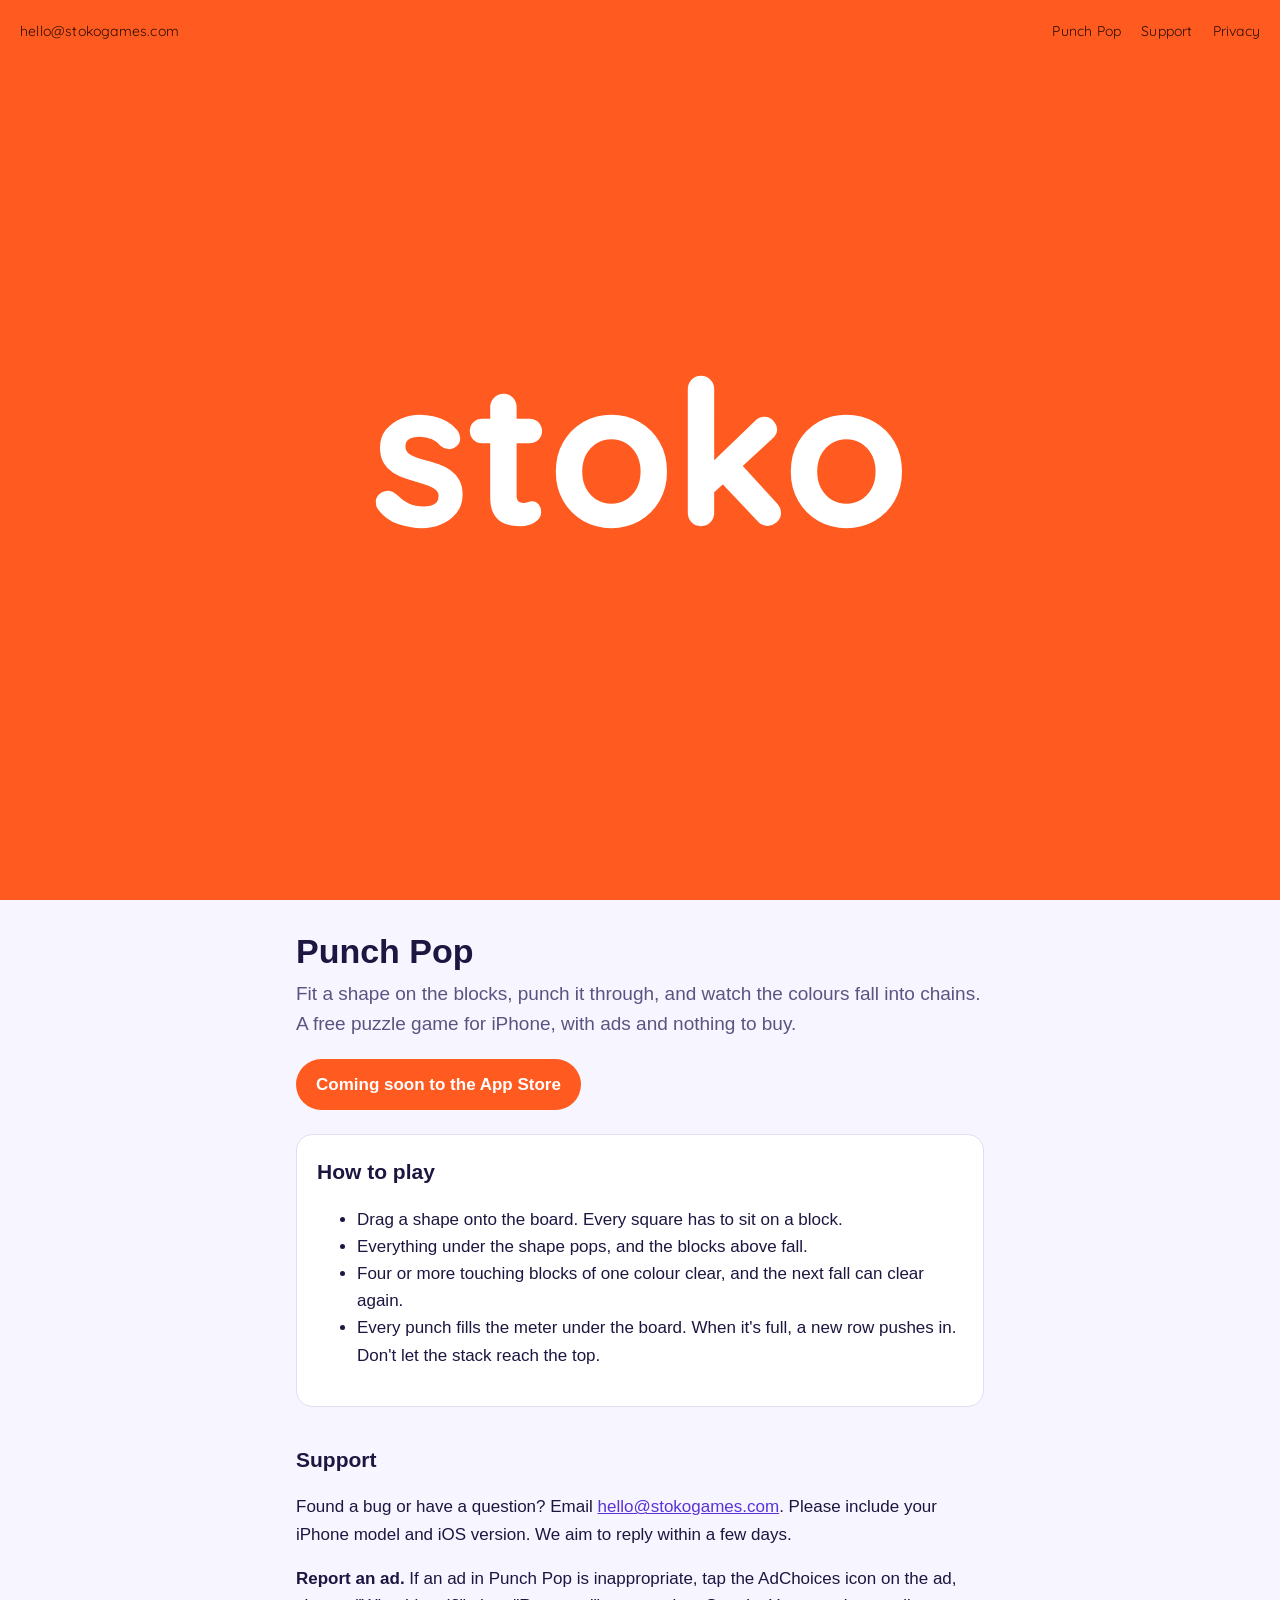
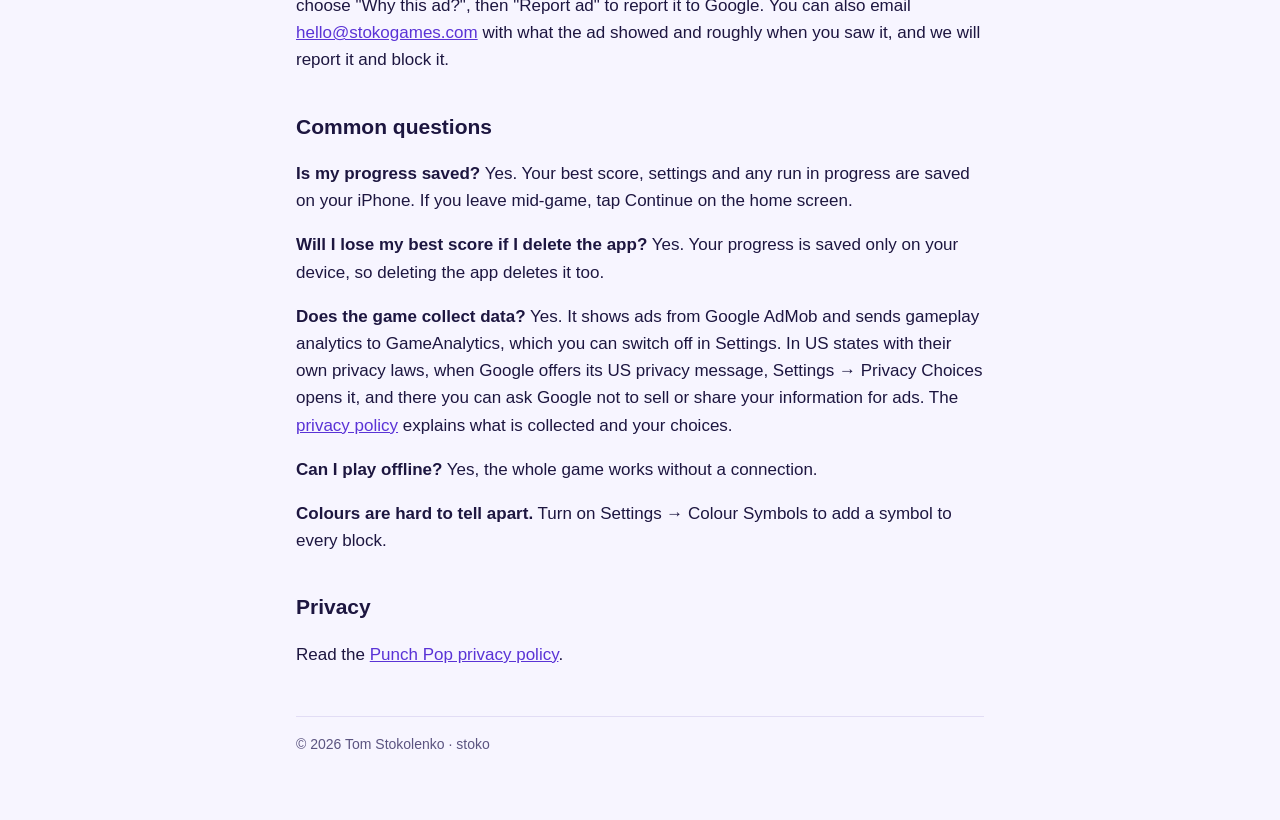
<file: index.html>
<!doctype html>
<html lang="en-GB">
<head>
<meta charset="utf-8">
<meta name="viewport" content="width=device-width, initial-scale=1">
<title>Punch Pop · stoko</title>
<meta name="description" content="Punch Pop is a colour block puzzle for iPhone. Fit a shape on the blocks, punch it through and set off colour chains.">
<link rel="stylesheet" href="style.css">
<link rel="icon" href="favicon.svg" type="image/svg+xml">
<link rel="icon" href="favicon-32.png" type="image/png" sizes="32x32">
<link rel="apple-touch-icon" href="apple-touch-icon.png">
<meta name="theme-color" content="#ff5a1f">
</head>
<body>
<div class="splash">
  <header class="bar">
    <a href="mailto:hello@stokogames.com">hello@stokogames.com</a>
    <nav aria-label="Site">
      <a href="#game">Punch Pop</a>
      <a href="#support">Support</a>
      <a href="privacy.html">Privacy</a>
    </nav>
  </header>
  <div class="word-wrap"><p class="word">stoko</p></div>
</div>
<main>
  <section id="game">
  <h1>Punch Pop</h1>
  <p class="lede">Fit a shape on the blocks, punch it through, and watch the colours fall into chains. A free puzzle game for iPhone, with ads and nothing to buy.</p>

  <p><span class="button">Coming soon to the App Store</span></p>

  <div class="card">
    <h2 style="margin-top:0">How to play</h2>
    <ul>
      <li>Drag a shape onto the board. Every square has to sit on a block.</li>
      <li>Everything under the shape pops, and the blocks above fall.</li>
      <li>Four or more touching blocks of one colour clear, and the next fall can clear again.</li>
      <li>Every punch fills the meter under the board. When it's full, a new row pushes in. Don't let the stack reach the top.</li>
    </ul>
  </div>

  </section>

  <section id="support">
  <h2>Support</h2>
  <p>Found a bug or have a question? Email <a href="mailto:hello@stokogames.com">hello@stokogames.com</a>. Please include your iPhone model and iOS version. We aim to reply within a few days.</p>
  <p><strong>Report an ad.</strong> If an ad in Punch Pop is inappropriate, tap the AdChoices icon on the ad, choose "Why this ad?", then "Report ad" to report it to Google. You can also email <a href="mailto:hello@stokogames.com">hello@stokogames.com</a> with what the ad showed and roughly when you saw it, and we will report it and block it.</p>

  </section>

  <h2>Common questions</h2>
  <p><strong>Is my progress saved?</strong> Yes. Your best score, settings and any run in progress are saved on your iPhone. If you leave mid-game, tap Continue on the home screen.</p>
  <p><strong>Will I lose my best score if I delete the app?</strong> Yes. Your progress is saved only on your device, so deleting the app deletes it too.</p>
  <p><strong>Does the game collect data?</strong> Yes. It shows ads from Google AdMob and sends gameplay analytics to GameAnalytics, which you can switch off in Settings. In US states with their own privacy laws, when Google offers its US privacy message, Settings → Privacy Choices opens it, and there you can ask Google not to sell or share your information for ads. The <a href="privacy.html">privacy policy</a> explains what is collected and your choices.</p>
  <p><strong>Can I play offline?</strong> Yes, the whole game works without a connection.</p>
  <p><strong>Colours are hard to tell apart.</strong> Turn on Settings → Colour Symbols to add a symbol to every block.</p>

  <h2>Privacy</h2>
  <p>Read the <a href="privacy.html">Punch Pop privacy policy</a>.</p>

  <footer>© 2026 Tom Stokolenko · stoko</footer>
</main>
</body>
</html>
</file>
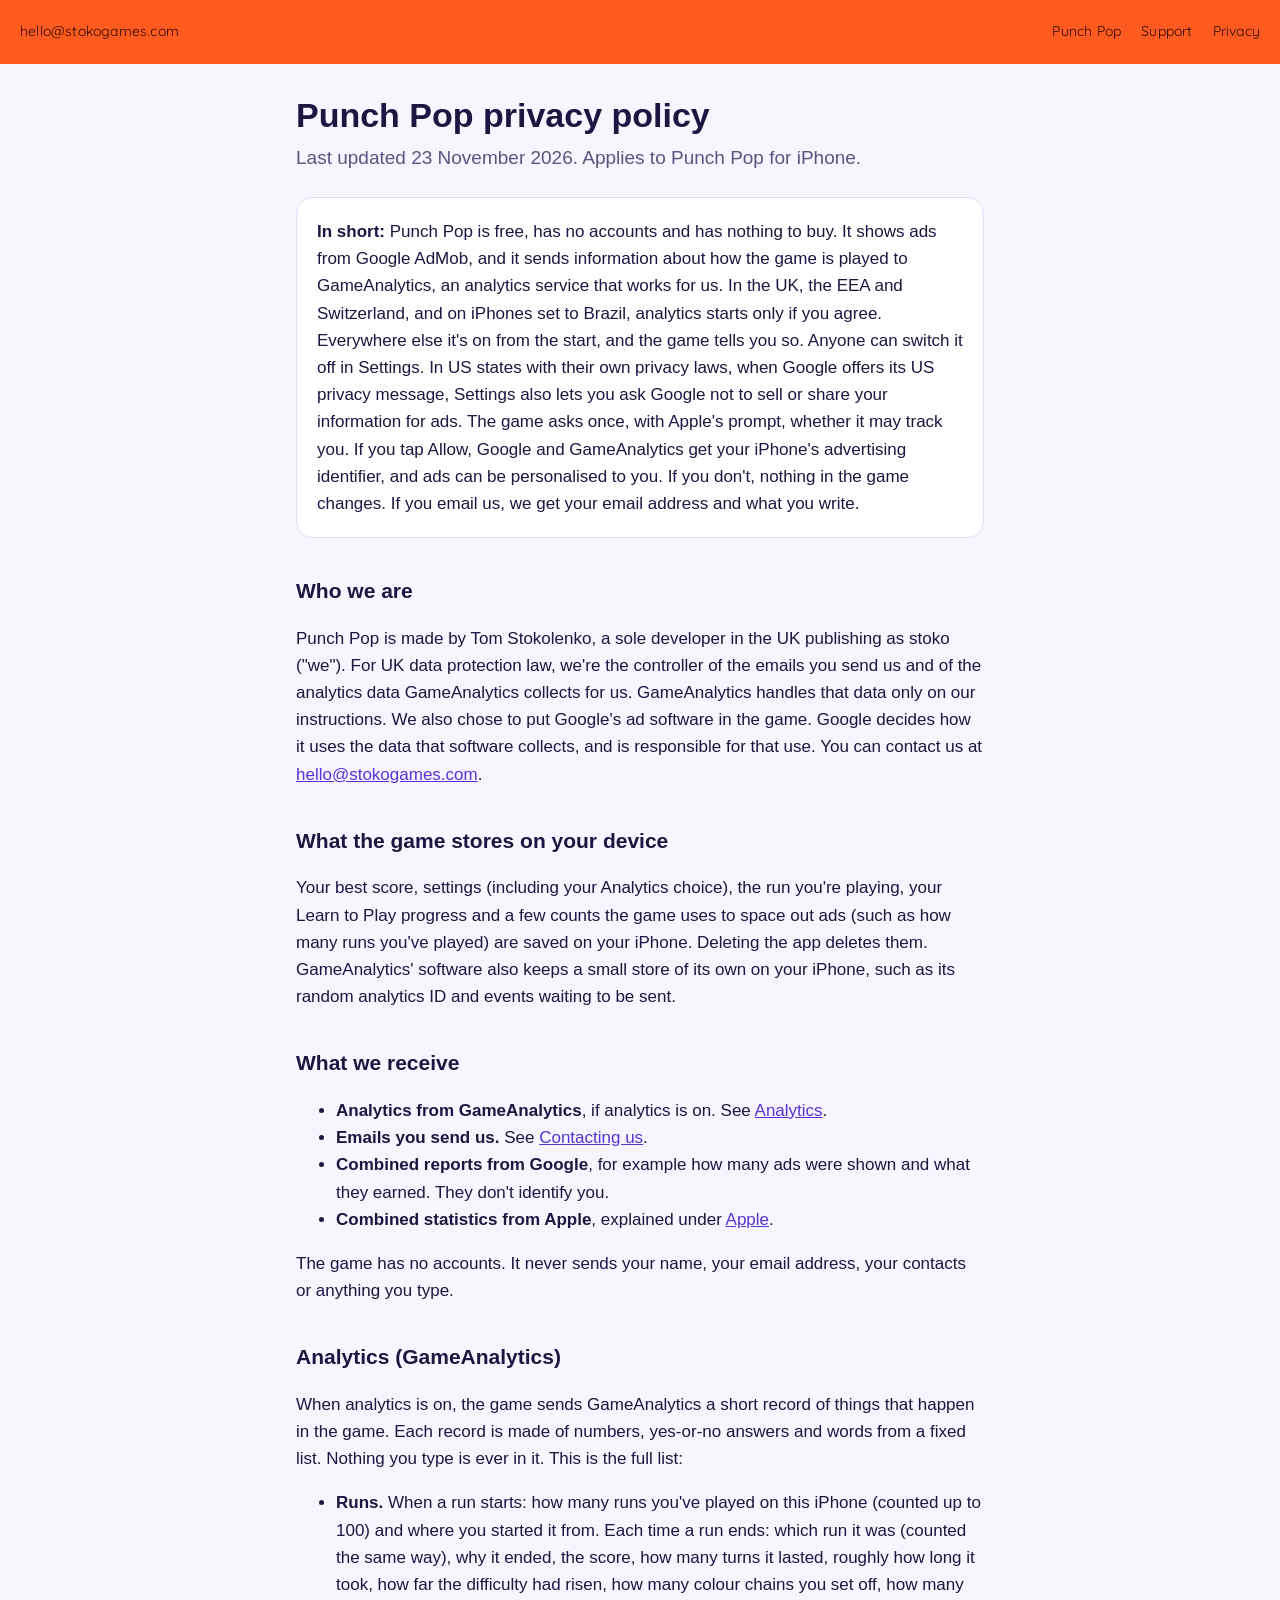
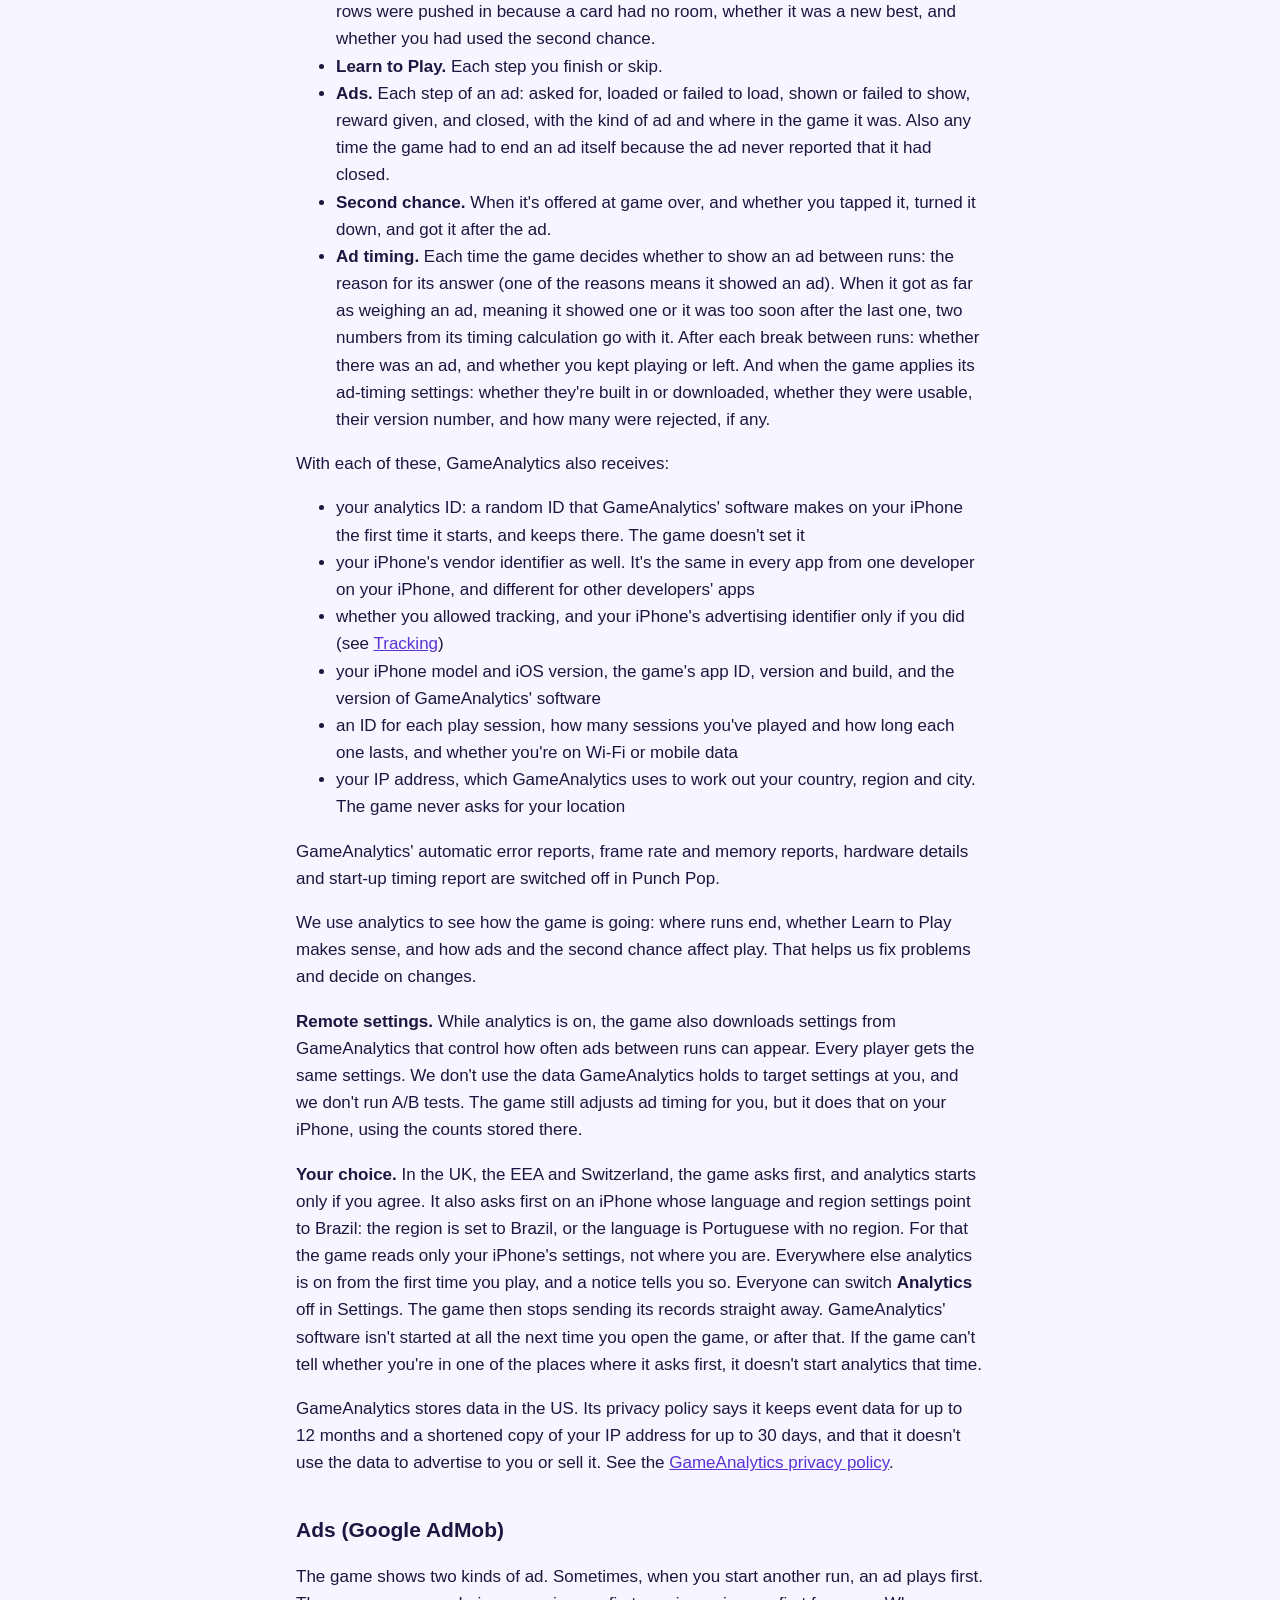
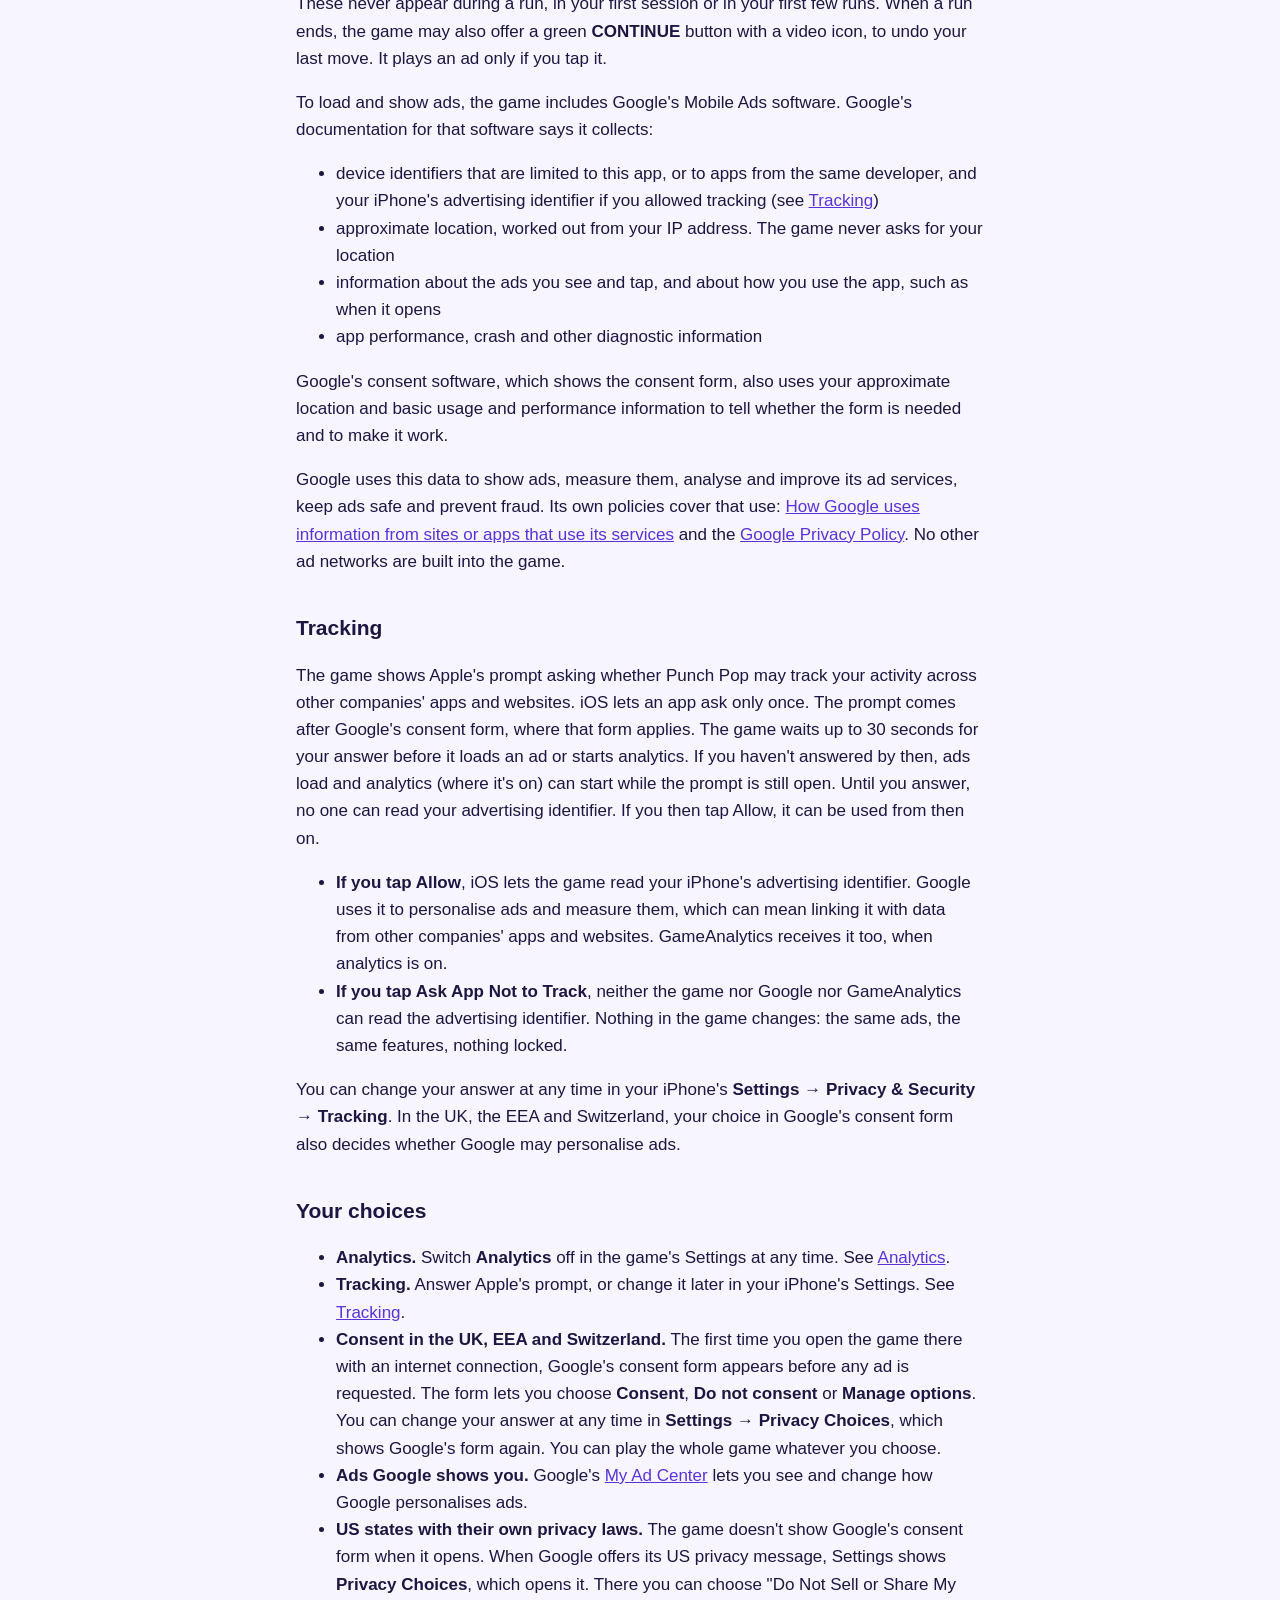
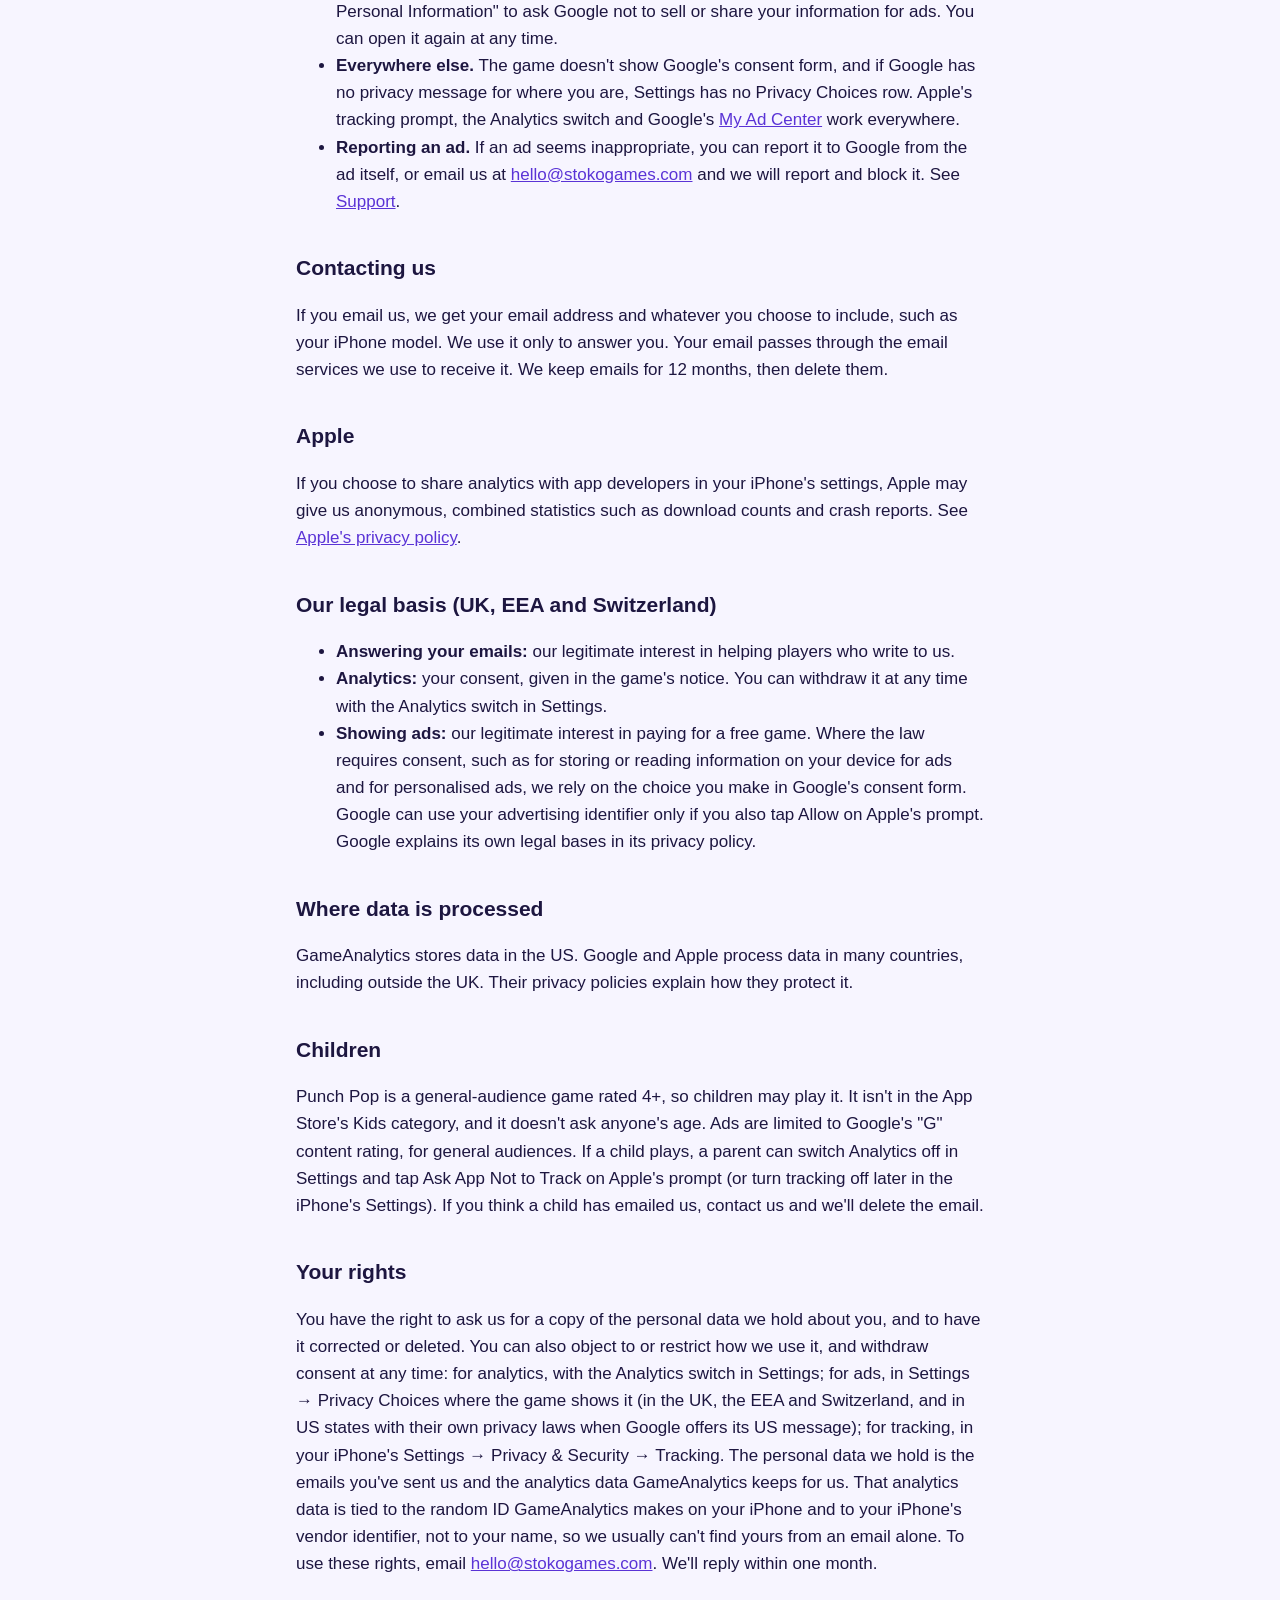
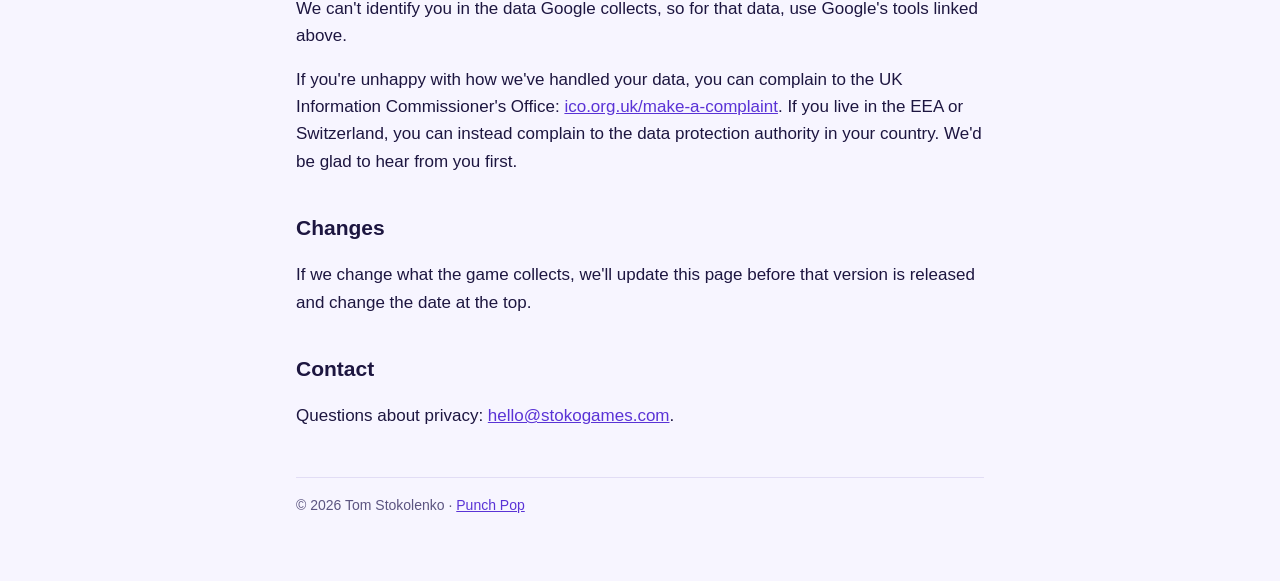
<file: privacy.html>
<!doctype html>
<html lang="en-GB">
<head>
<meta charset="utf-8">
<meta name="viewport" content="width=device-width, initial-scale=1">
<title>Punch Pop Privacy Policy</title>
<link rel="stylesheet" href="style.css">
<link rel="icon" href="favicon.svg" type="image/svg+xml">
<link rel="icon" href="favicon-32.png" type="image/png" sizes="32x32">
<link rel="apple-touch-icon" href="apple-touch-icon.png">
</head>
<body>
<header class="bar">
  <a href="mailto:hello@stokogames.com">hello@stokogames.com</a>
  <nav aria-label="Site">
    <a href="index.html#game">Punch Pop</a>
    <a href="index.html#support">Support</a>
    <a href="privacy.html">Privacy</a>
  </nav>
</header>
<main>
  <h1>Punch Pop privacy policy</h1>
  <p class="lede">Last updated 23 November 2026. Applies to Punch Pop for iPhone.</p>

  <div class="card">
    <strong>In short:</strong> Punch Pop is free, has no accounts and has nothing to buy. It shows ads from Google AdMob, and it sends information about how the game is played to GameAnalytics, an analytics service that works for us. In the UK, the EEA and Switzerland, and on iPhones set to Brazil, analytics starts only if you agree. Everywhere else it's on from the start, and the game tells you so. Anyone can switch it off in Settings. In US states with their own privacy laws, when Google offers its US privacy message, Settings also lets you ask Google not to sell or share your information for ads. The game asks once, with Apple's prompt, whether it may track you. If you tap Allow, Google and GameAnalytics get your iPhone's advertising identifier, and ads can be personalised to you. If you don't, nothing in the game changes. If you email us, we get your email address and what you write.
  </div>

  <h2>Who we are</h2>
  <p>Punch Pop is made by Tom Stokolenko, a sole developer in the UK publishing as stoko ("we"). For UK data protection law, we're the controller of the emails you send us and of the analytics data GameAnalytics collects for us. GameAnalytics handles that data only on our instructions. We also chose to put Google's ad software in the game. Google decides how it uses the data that software collects, and is responsible for that use. You can contact us at <a href="mailto:hello@stokogames.com">hello@stokogames.com</a>.</p>

  <h2>What the game stores on your device</h2>
  <p>Your best score, settings (including your Analytics choice), the run you're playing, your Learn to Play progress and a few counts the game uses to space out ads (such as how many runs you've played) are saved on your iPhone. Deleting the app deletes them. GameAnalytics' software also keeps a small store of its own on your iPhone, such as its random analytics ID and events waiting to be sent.</p>

  <h2>What we receive</h2>
  <ul>
    <li><strong>Analytics from GameAnalytics</strong>, if analytics is on. See <a href="#analytics">Analytics</a>.</li>
    <li><strong>Emails you send us.</strong> See <a href="#contacting-us">Contacting us</a>.</li>
    <li><strong>Combined reports from Google</strong>, for example how many ads were shown and what they earned. They don't identify you.</li>
    <li><strong>Combined statistics from Apple</strong>, explained under <a href="#apple">Apple</a>.</li>
  </ul>
  <p>The game has no accounts. It never sends your name, your email address, your contacts or anything you type.</p>

  <h2 id="analytics">Analytics (GameAnalytics)</h2>
  <p>When analytics is on, the game sends GameAnalytics a short record of things that happen in the game. Each record is made of numbers, yes-or-no answers and words from a fixed list. Nothing you type is ever in it. This is the full list:</p>
  <ul>
    <li><strong>Runs.</strong> When a run starts: how many runs you've played on this iPhone (counted up to 100) and where you started it from. Each time a run ends: which run it was (counted the same way), why it ended, the score, how many turns it lasted, roughly how long it took, how far the difficulty had risen, how many colour chains you set off, how many rows were pushed in because a card had no room, whether it was a new best, and whether you had used the second chance.</li>
    <li><strong>Learn to Play.</strong> Each step you finish or skip.</li>
    <li><strong>Ads.</strong> Each step of an ad: asked for, loaded or failed to load, shown or failed to show, reward given, and closed, with the kind of ad and where in the game it was. Also any time the game had to end an ad itself because the ad never reported that it had closed.</li>
    <li><strong>Second chance.</strong> When it's offered at game over, and whether you tapped it, turned it down, and got it after the ad.</li>
    <li><strong>Ad timing.</strong> Each time the game decides whether to show an ad between runs: the reason for its answer (one of the reasons means it showed an ad). When it got as far as weighing an ad, meaning it showed one or it was too soon after the last one, two numbers from its timing calculation go with it. After each break between runs: whether there was an ad, and whether you kept playing or left. And when the game applies its ad-timing settings: whether they're built in or downloaded, whether they were usable, their version number, and how many were rejected, if any.</li>
  </ul>
  <p>With each of these, GameAnalytics also receives:</p>
  <ul>
    <li>your analytics ID: a random ID that GameAnalytics' software makes on your iPhone the first time it starts, and keeps there. The game doesn't set it</li>
    <li>your iPhone's vendor identifier as well. It's the same in every app from one developer on your iPhone, and different for other developers' apps</li>
    <li>whether you allowed tracking, and your iPhone's advertising identifier only if you did (see <a href="#tracking">Tracking</a>)</li>
    <li>your iPhone model and iOS version, the game's app ID, version and build, and the version of GameAnalytics' software</li>
    <li>an ID for each play session, how many sessions you've played and how long each one lasts, and whether you're on Wi-Fi or mobile data</li>
    <li>your IP address, which GameAnalytics uses to work out your country, region and city. The game never asks for your location</li>
  </ul>
  <p>GameAnalytics' automatic error reports, frame rate and memory reports, hardware details and start-up timing report are switched off in Punch Pop.</p>
  <p>We use analytics to see how the game is going: where runs end, whether Learn to Play makes sense, and how ads and the second chance affect play. That helps us fix problems and decide on changes.</p>
  <p><strong>Remote settings.</strong> While analytics is on, the game also downloads settings from GameAnalytics that control how often ads between runs can appear. Every player gets the same settings. We don't use the data GameAnalytics holds to target settings at you, and we don't run A/B tests. The game still adjusts ad timing for you, but it does that on your iPhone, using the counts stored there.</p>
  <p><strong>Your choice.</strong> In the UK, the EEA and Switzerland, the game asks first, and analytics starts only if you agree. It also asks first on an iPhone whose language and region settings point to Brazil: the region is set to Brazil, or the language is Portuguese with no region. For that the game reads only your iPhone's settings, not where you are. Everywhere else analytics is on from the first time you play, and a notice tells you so. Everyone can switch <strong>Analytics</strong> off in Settings. The game then stops sending its records straight away. GameAnalytics' software isn't started at all the next time you open the game, or after that. If the game can't tell whether you're in one of the places where it asks first, it doesn't start analytics that time.</p>
  <p>GameAnalytics stores data in the US. Its privacy policy says it keeps event data for up to 12 months and a shortened copy of your IP address for up to 30 days, and that it doesn't use the data to advertise to you or sell it. See the <a href="https://gameanalytics.com/privacy-policy/">GameAnalytics privacy policy</a>.</p>

  <h2>Ads (Google AdMob)</h2>
  <p>The game shows two kinds of ad. Sometimes, when you start another run, an ad plays first. These never appear during a run, in your first session or in your first few runs. When a run ends, the game may also offer a green <strong>CONTINUE</strong> button with a video icon, to undo your last move. It plays an ad only if you tap it.</p>
  <p>To load and show ads, the game includes Google's Mobile Ads software. Google's documentation for that software says it collects:</p>
  <ul>
    <li>device identifiers that are limited to this app, or to apps from the same developer, and your iPhone's advertising identifier if you allowed tracking (see <a href="#tracking">Tracking</a>)</li>
    <li>approximate location, worked out from your IP address. The game never asks for your location</li>
    <li>information about the ads you see and tap, and about how you use the app, such as when it opens</li>
    <li>app performance, crash and other diagnostic information</li>
  </ul>
  <p>Google's consent software, which shows the consent form, also uses your approximate location and basic usage and performance information to tell whether the form is needed and to make it work.</p>
  <p>Google uses this data to show ads, measure them, analyse and improve its ad services, keep ads safe and prevent fraud. Its own policies cover that use: <a href="https://policies.google.com/technologies/partner-sites">How Google uses information from sites or apps that use its services</a> and the <a href="https://policies.google.com/privacy">Google Privacy Policy</a>. No other ad networks are built into the game.</p>

  <h2 id="tracking">Tracking</h2>
  <p>The game shows Apple's prompt asking whether Punch Pop may track your activity across other companies' apps and websites. iOS lets an app ask only once. The prompt comes after Google's consent form, where that form applies. The game waits up to 30 seconds for your answer before it loads an ad or starts analytics. If you haven't answered by then, ads load and analytics (where it's on) can start while the prompt is still open. Until you answer, no one can read your advertising identifier. If you then tap Allow, it can be used from then on.</p>
  <ul>
    <li><strong>If you tap Allow</strong>, iOS lets the game read your iPhone's advertising identifier. Google uses it to personalise ads and measure them, which can mean linking it with data from other companies' apps and websites. GameAnalytics receives it too, when analytics is on.</li>
    <li><strong>If you tap Ask App Not to Track</strong>, neither the game nor Google nor GameAnalytics can read the advertising identifier. Nothing in the game changes: the same ads, the same features, nothing locked.</li>
  </ul>
  <p>You can change your answer at any time in your iPhone's <strong>Settings → Privacy &amp; Security → Tracking</strong>. In the UK, the EEA and Switzerland, your choice in Google's consent form also decides whether Google may personalise ads.</p>

  <h2>Your choices</h2>
  <ul>
    <li><strong>Analytics.</strong> Switch <strong>Analytics</strong> off in the game's Settings at any time. See <a href="#analytics">Analytics</a>.</li>
    <li><strong>Tracking.</strong> Answer Apple's prompt, or change it later in your iPhone's Settings. See <a href="#tracking">Tracking</a>.</li>
    <li><strong>Consent in the UK, EEA and Switzerland.</strong> The first time you open the game there with an internet connection, Google's consent form appears before any ad is requested. The form lets you choose <strong>Consent</strong>, <strong>Do not consent</strong> or <strong>Manage options</strong>. You can change your answer at any time in <strong>Settings → Privacy Choices</strong>, which shows Google's form again. You can play the whole game whatever you choose.</li>
    <li><strong>Ads Google shows you.</strong> Google's <a href="https://myadcenter.google.com/">My Ad Center</a> lets you see and change how Google personalises ads.</li>
    <li><strong>US states with their own privacy laws.</strong> The game doesn't show Google's consent form when it opens. When Google offers its US privacy message, Settings shows <strong>Privacy Choices</strong>, which opens it. There you can choose "Do Not Sell or Share My Personal Information" to ask Google not to sell or share your information for ads. You can open it again at any time.</li>
    <li><strong>Everywhere else.</strong> The game doesn't show Google's consent form, and if Google has no privacy message for where you are, Settings has no Privacy Choices row. Apple's tracking prompt, the Analytics switch and Google's <a href="https://myadcenter.google.com/">My Ad Center</a> work everywhere.</li>
    <li><strong>Reporting an ad.</strong> If an ad seems inappropriate, you can report it to Google from the ad itself, or email us at <a href="mailto:hello@stokogames.com">hello@stokogames.com</a> and we will report and block it. See <a href="index.html#support">Support</a>.</li>
  </ul>

  <h2 id="contacting-us">Contacting us</h2>
  <p>If you email us, we get your email address and whatever you choose to include, such as your iPhone model. We use it only to answer you. Your email passes through the email services we use to receive it. We keep emails for 12 months, then delete them.</p>

  <h2 id="apple">Apple</h2>
  <p>If you choose to share analytics with app developers in your iPhone's settings, Apple may give us anonymous, combined statistics such as download counts and crash reports. See <a href="https://www.apple.com/legal/privacy/">Apple's privacy policy</a>.</p>

  <h2>Our legal basis (UK, EEA and Switzerland)</h2>
  <ul>
    <li><strong>Answering your emails:</strong> our legitimate interest in helping players who write to us.</li>
    <li><strong>Analytics:</strong> your consent, given in the game's notice. You can withdraw it at any time with the Analytics switch in Settings.</li>
    <li><strong>Showing ads:</strong> our legitimate interest in paying for a free game. Where the law requires consent, such as for storing or reading information on your device for ads and for personalised ads, we rely on the choice you make in Google's consent form. Google can use your advertising identifier only if you also tap Allow on Apple's prompt. Google explains its own legal bases in its privacy policy.</li>
  </ul>

  <h2>Where data is processed</h2>
  <p>GameAnalytics stores data in the US. Google and Apple process data in many countries, including outside the UK. Their privacy policies explain how they protect it.</p>

  <h2>Children</h2>
  <p>Punch Pop is a general-audience game rated 4+, so children may play it. It isn't in the App Store's Kids category, and it doesn't ask anyone's age. Ads are limited to Google's "G" content rating, for general audiences. If a child plays, a parent can switch Analytics off in Settings and tap Ask App Not to Track on Apple's prompt (or turn tracking off later in the iPhone's Settings). If you think a child has emailed us, contact us and we'll delete the email.</p>

  <h2>Your rights</h2>
  <p>You have the right to ask us for a copy of the personal data we hold about you, and to have it corrected or deleted. You can also object to or restrict how we use it, and withdraw consent at any time: for analytics, with the Analytics switch in Settings; for ads, in Settings → Privacy Choices where the game shows it (in the UK, the EEA and Switzerland, and in US states with their own privacy laws when Google offers its US message); for tracking, in your iPhone's Settings → Privacy &amp; Security → Tracking. The personal data we hold is the emails you've sent us and the analytics data GameAnalytics keeps for us. That analytics data is tied to the random ID GameAnalytics makes on your iPhone and to your iPhone's vendor identifier, not to your name, so we usually can't find yours from an email alone. To use these rights, email <a href="mailto:hello@stokogames.com">hello@stokogames.com</a>. We'll reply within one month.</p>
  <p>We can't identify you in the data Google collects, so for that data, use Google's tools linked above.</p>
  <p>If you're unhappy with how we've handled your data, you can complain to the UK Information Commissioner's Office: <a href="https://ico.org.uk/make-a-complaint/">ico.org.uk/make-a-complaint</a>. If you live in the EEA or Switzerland, you can instead complain to the data protection authority in your country. We'd be glad to hear from you first.</p>

  <h2>Changes</h2>
  <p>If we change what the game collects, we'll update this page before that version is released and change the date at the top.</p>

  <h2>Contact</h2>
  <p>Questions about privacy: <a href="mailto:hello@stokogames.com">hello@stokogames.com</a>.</p>

  <footer>© 2026 Tom Stokolenko · <a href="index.html">Punch Pop</a></footer>
</main>
</body>
</html>
</file>
<file: style.css>
@font-face {
  font-family: "Quicksand";
  src: url("Quicksand-Variable.ttf") format("truetype");
  font-weight: 300 700;
  font-display: swap;
}
:root {
  --bg: #f7f5ff;
  --card: #ffffff;
  --ink: #1d1640;
  --muted: #5b5480;
  --line: #e2ddf5;
  --brand: #ff5a1f;
  --link: #5a33d6;
  --fill: #fff2a8;
}
@media (prefers-color-scheme: dark) {
  :root {
    --bg: #120a3a;
    --card: #1f1557;
    --ink: #f4f1ff;
    --muted: #b9b3e6;
    --line: #362a7a;
    --link: #ffd45c;
    --fill: #6b5600;
  }
}
* { box-sizing: border-box; }
body {
  margin: 0;
  background: var(--bg);
  color: var(--ink);
  font: 17px/1.6 -apple-system, BlinkMacSystemFont, "Segoe UI", Roboto, sans-serif;
}
main { max-width: 720px; margin: 0 auto; padding: 32px 16px 64px; }
h1 { font-size: 34px; line-height: 1.15; margin: 0 0 8px; }
h2 { font-size: 21px; margin: 36px 0 8px; }
p, li { color: var(--ink); }
.lede { color: var(--muted); font-size: 19px; margin-top: 0; }
.card { background: var(--card); border: 1px solid var(--line); border-radius: 16px; padding: 20px; margin: 24px 0; }
a { color: var(--link); }
mark.fill { background: var(--fill); color: inherit; padding: 0 4px; border-radius: 4px; }
footer { color: var(--muted); font-size: 14px; border-top: 1px solid var(--line); margin-top: 48px; padding-top: 16px; }
.button { display: inline-block; background: var(--brand); color: #fff; font-weight: 700; padding: 12px 20px; border-radius: 999px; text-decoration: none; }
.button mark.fill { background: #fff2a8; color: #1d1640; }

/* Quiet top bar, shared by both pages. Dark ink on the brand orange (about 5.5:1). */
.bar {
  --bar-ink: #2b0e02;
  display: flex; flex-wrap: wrap; justify-content: space-between; align-items: baseline;
  gap: 4px 20px; padding: 16px 20px;
  background: var(--brand); color: var(--bar-ink);
  font: 400 14px/1.4 "Quicksand", -apple-system, BlinkMacSystemFont, "Segoe UI", Roboto, sans-serif;
  letter-spacing: .2px;
}
.bar a { color: var(--bar-ink); text-decoration: none; padding: 6px 0; }
.bar a:hover, .bar a:focus-visible { text-decoration: underline; text-underline-offset: 3px; }
.bar nav { display: flex; gap: 20px; }
.splash {
  position: relative; min-height: 100vh; min-height: 100svh;
  background: var(--brand); display: flex; flex-direction: column;
}
.splash .bar { position: absolute; top: 0; left: 0; right: 0; }
.splash .word {
  margin: auto; color: #fff; text-align: center;
  font: 700 clamp(72px, 24.4vw, 200px)/1 "Quicksand", "Nunito", "Varela Round", ui-rounded, -apple-system, sans-serif;
  -webkit-text-stroke: .012em #fff; letter-spacing: 0;
}
.word-wrap { flex: 1; display: flex; }
@media (max-width: 430px) { .bar { padding: 14px 16px; font-size: 13px; gap: 4px 12px; } .bar nav { gap: 14px; } }
section[id] { scroll-margin-top: 16px; }
</file>
